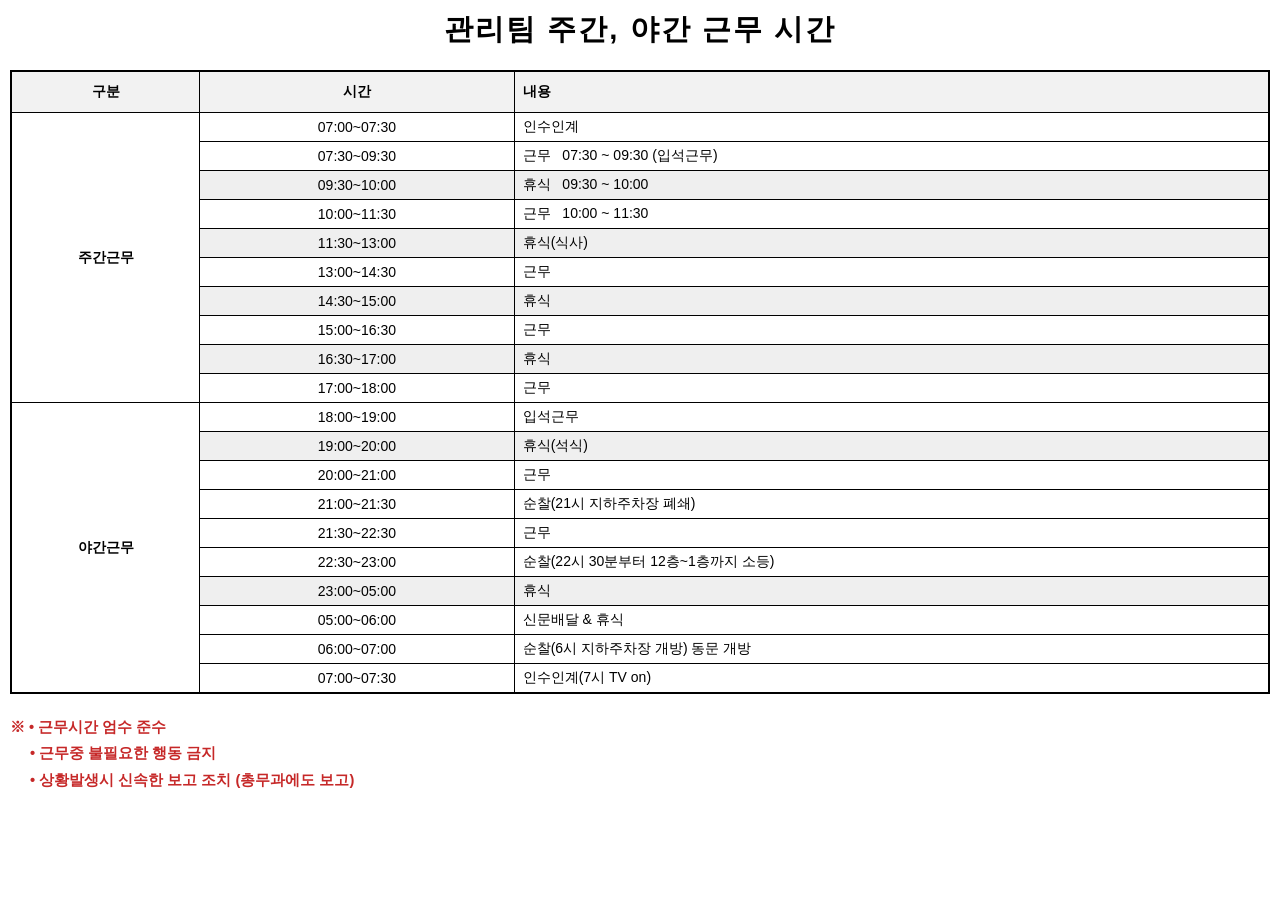
<file: schedule.html>
<!DOCTYPE html>
<html lang="ko">
<head>
    <meta charset="UTF-8">
    <meta name="viewport" content="width=device-width, initial-scale=1.0">
    <title>관리팀 주간, 야간 근무 시간</title>
    <style>
        @page {
            size: A4;
            margin: 15mm;
        }

        body {
            font-family: 'Malgun Gothic', '맑은 고딕', sans-serif;
            color: #000000;
            margin: 0;
            padding: 10px;
            background-color: #ffffff;
        }

        .title {
            text-align: center;
            font-size: 22pt;
            font-weight: bold;
            margin-bottom: 20px;
            letter-spacing: 2px;
        }

        table {
            width: 100%;
            border-collapse: collapse;
            border: 2px solid #000000;
            margin-bottom: 20px;
        }

        th, td {
            border: 1px solid #000000;
            padding: 5px 8px;
            font-size: 10.5pt;
            vertical-align: middle;
        }

        th {
            background-color: #f2f2f2;
            font-weight: bold;
            text-align: center;
            height: 30px;
        }

        .category {
            text-align: center;
            font-weight: bold;
            width: 15%;
        }

        .time-col {
            text-align: center;
            width: 25%;
            white-space: nowrap;
        }

        .content-col {
            text-align: left;
            width: 60%;
        }

        .rest-row {
            background-color: #efefef;
        }

        .notice-container {
            margin-top: 15px;
            font-size: 11pt;
            font-weight: bold;
            color: #c62828;
            line-height: 1.8;
        }

        .notice-item {
            margin-left: 20px;
        }
    </style>
</head>
<body>

    <div class="title">관리팀 주간, 야간 근무 시간</div>

    <table>
        <thead>
            <tr>
                <th class="category">구분</th>
                <th class="time-col">시간</th>
                <th class="content-col">내용</th>
            </tr>
        </thead>
        <tbody>
            <!-- [주간근무] -->
            <tr>
                <td class="category" rowspan="10">주간근무</td>
                <td class="time-col">07:00~07:30</td>
                <td class="content-col">인수인계</td>
            </tr>
            <tr>
                <td class="time-col">07:30~09:30</td>
                <td class="content-col">근무 &nbsp;&nbsp;07:30 ~ 09:30 (입석근무)</td>
            </tr>
            <tr class="rest-row">
                <td class="time-col">09:30~10:00</td>
                <td class="content-col">휴식 &nbsp;&nbsp;09:30 ~ 10:00</td>
            </tr>
            <tr>
                <td class="time-col">10:00~11:30</td>
                <td class="content-col">근무 &nbsp;&nbsp;10:00 ~ 11:30</td>
            </tr>
            <tr class="rest-row">
                <td class="time-col">11:30~13:00</td>
                <td class="content-col">휴식(식사)</td>
            </tr>
            <tr>
                <td class="time-col">13:00~14:30</td>
                <td class="content-col">근무</td>
            </tr>
            <tr class="rest-row">
                <td class="time-col">14:30~15:00</td>
                <td class="content-col">휴식</td>
            </tr>
            <tr>
                <td class="time-col">15:00~16:30</td>
                <td class="content-col">근무</td>
            </tr>
            <tr class="rest-row">
                <td class="time-col">16:30~17:00</td>
                <td class="content-col">휴식</td>
            </tr>
            <tr>
                <td class="time-col">17:00~18:00</td>
                <td class="content-col">근무</td>
            </tr>

            <!-- [야간근무] -->
            <tr>
                <td class="category" rowspan="10">야간근무</td>
                <td class="time-col">18:00~19:00</td>
                <td class="content-col">입석근무</td>
            </tr>
            <tr class="rest-row">
                <td class="time-col">19:00~20:00</td>
                <td class="content-col">휴식(석식)</td>
            </tr>
            <tr>
                <td class="time-col">20:00~21:00</td>
                <td class="content-col">근무</td>
            </tr>
            <tr>
                <td class="time-col">21:00~21:30</td>
                <td class="content-col">순찰(21시 지하주차장 폐쇄)</td>
            </tr>
            <tr>
                <td class="time-col">21:30~22:30</td>
                <td class="content-col">근무</td>
            </tr>
            <tr>
                <td class="time-col">22:30~23:00</td>
                <td class="content-col">순찰(22시 30분부터 12층~1층까지 소등)</td>
            </tr>
            <tr class="rest-row">
                <td class="time-col">23:00~05:00</td>
                <td class="content-col">휴식</td>
            </tr>
            <tr>
                <td class="time-col">05:00~06:00</td>
                <td class="content-col">신문배달 &amp; 휴식</td>
            </tr>
            <tr>
                <td class="time-col">06:00~07:00</td>
                <td class="content-col">순찰(6시 지하주차장 개방) 동문 개방</td>
            </tr>
            <tr>
                <td class="time-col">07:00~07:30</td>
                <td class="content-col">인수인계(7시 TV on)</td>
            </tr>
        </tbody>
    </table>

    <div class="notice-container">
        <div>※ • 근무시간 엄수 준수</div>
        <div class="notice-item">• 근무중 불필요한 행동 금지</div>
        <div class="notice-item">• 상황발생시 신속한 보고 조치 (총무과에도 보고)</div>
    </div>

</body>
</html>
</file>
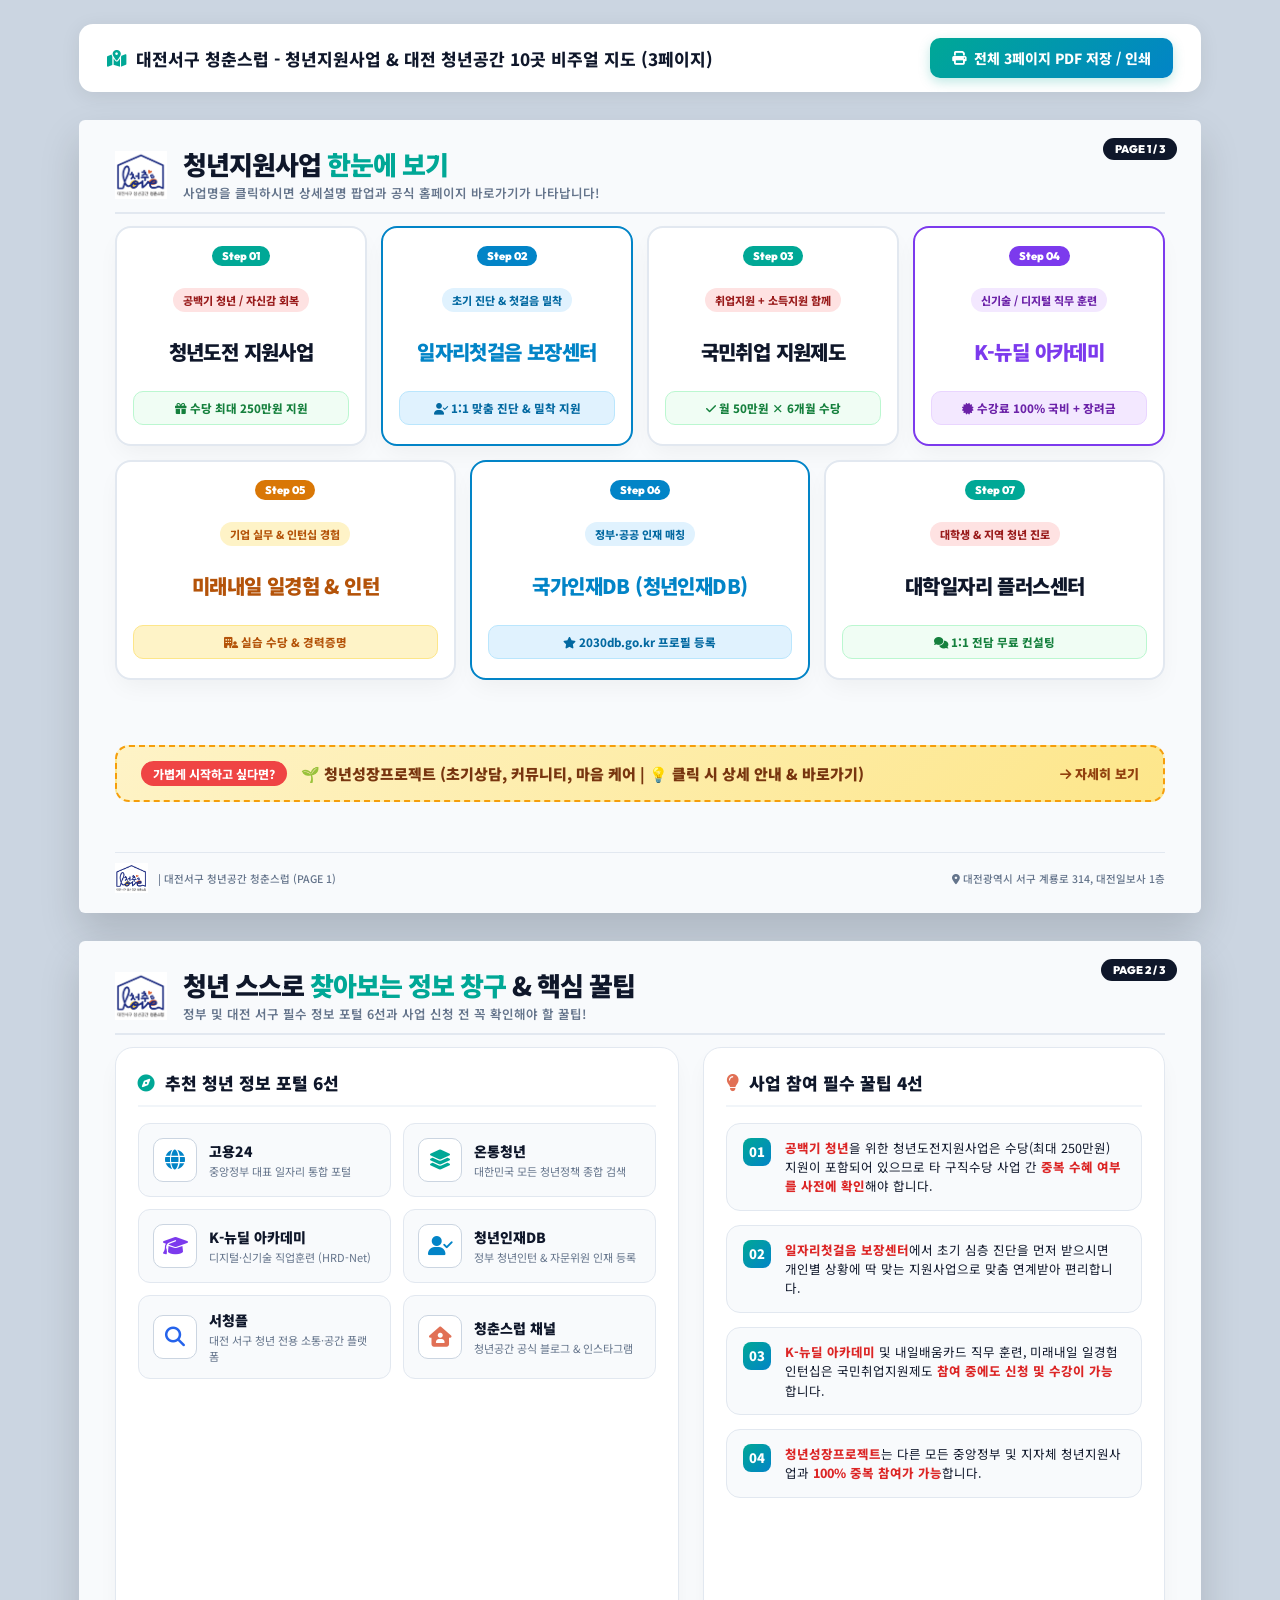
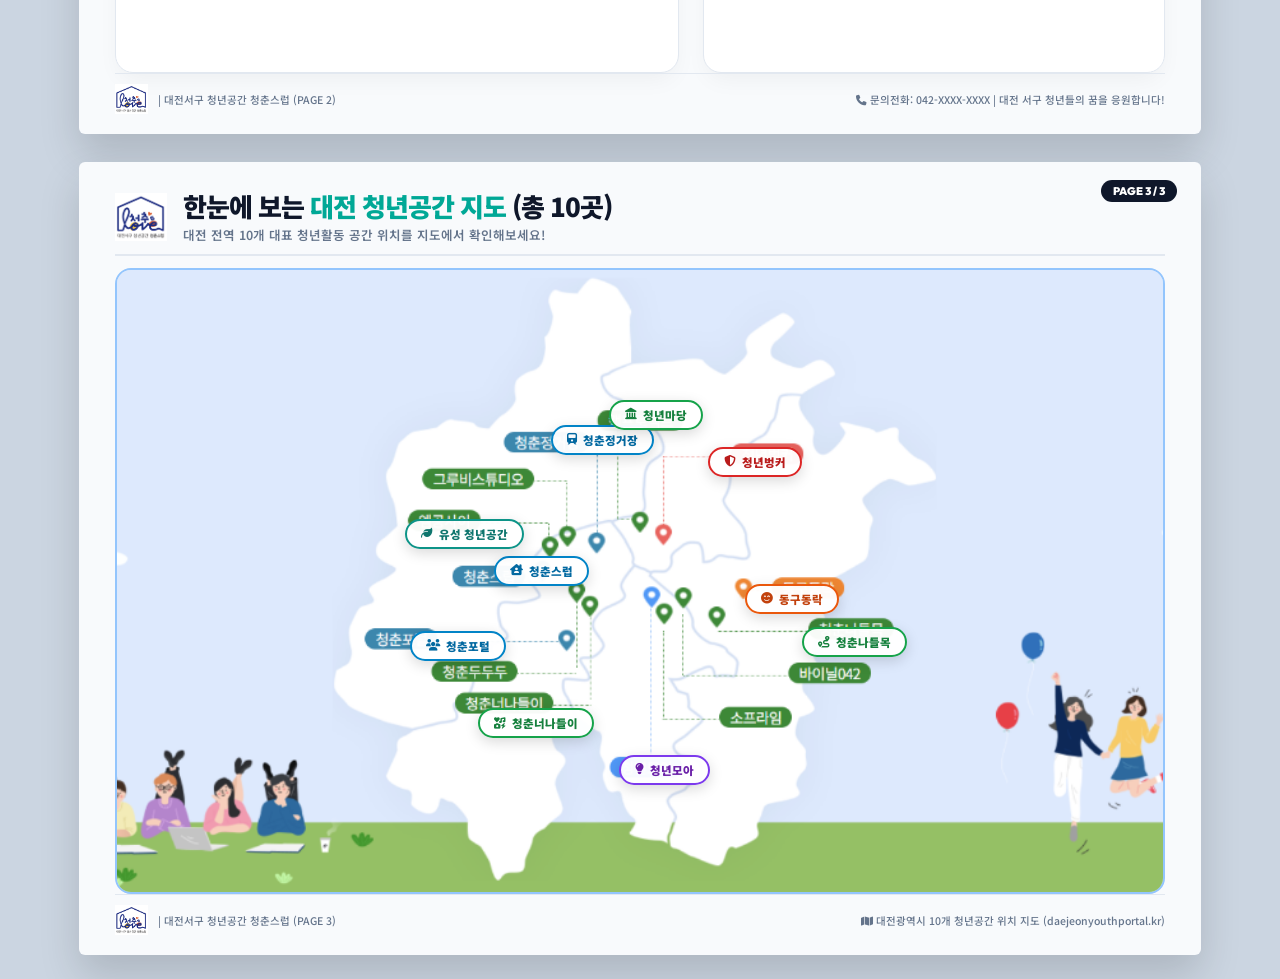
<file: youth_support_poster_a4.html>
<!DOCTYPE html>
<html lang="ko">
<head>
  <meta charset="UTF-8">
  <meta name="viewport" content="width=device-width, initial-scale=1.0">
  <title>청춘스럽 - 2026 청년지원사업 & 대전 청년공간 지도 가이드 (A4 가로 3페이지)</title>
  
  <!-- Noto Sans KR 및 Outfit 폰트 -->
  <link rel="preconnect" href="https://fonts.googleapis.com">
  <link rel="preconnect" href="https://fonts.gstatic.com" crossorigin>
  <link href="https://fonts.googleapis.com/css2?family=Noto+Sans+KR:wght@400;500;700;800;900&family=Outfit:wght@700;800;900&display=swap" rel="stylesheet">
  
  <!-- FontAwesome 아이콘 -->
  <link rel="stylesheet" href="https://cdnjs.cloudflare.com/ajax/libs/font-awesome/6.4.0/css/all.min.css">

  <style>
    /* ----------------------------------------------------
       1. 디자인 시스템 & 인쇄 가로 A4 (297mm x 210mm)
       ---------------------------------------------------- */
    @page {
      size: A4 landscape;
      margin: 0;
    }

    :root {
      --brand-primary: #00A896;       /* 에메랄드 틸 */
      --brand-secondary: #0284C7;     /* 청춘 블루 */
      --brand-dark: #0F172A;          /* 차콜 */
      --brand-purple: #7C3AED;        /* 보라 */
      --brand-amber: #D97706;         /* 앰버 */
      --card-shadow: 0 10px 25px -5px rgba(0, 0, 0, 0.05);
    }

    * {
      box-sizing: border-box;
      margin: 0;
      padding: 0;
      font-family: 'Noto Sans KR', sans-serif;
    }

    body {
      background-color: #CBD5E1;
      display: flex;
      flex-direction: column;
      align-items: center;
      padding: 24px;
      gap: 28px;
    }

    .toolbar {
      width: 1122px;
      max-width: 100%;
      display: flex;
      justify-content: space-between;
      align-items: center;
      background: #FFFFFF;
      padding: 14px 28px;
      border-radius: 14px;
      box-shadow: 0 4px 20px rgba(0,0,0,0.08);
      position: sticky;
      top: 12px;
      z-index: 100;
    }

    .toolbar h2 {
      font-size: 17px;
      font-weight: 800;
      color: var(--brand-dark);
      display: flex;
      align-items: center;
      gap: 10px;
    }

    .toolbar-btn {
      background: linear-gradient(135deg, var(--brand-primary), var(--brand-secondary));
      color: #FFFFFF;
      border: none;
      padding: 10px 22px;
      border-radius: 10px;
      font-size: 14px;
      font-weight: 800;
      cursor: pointer;
      display: inline-flex;
      align-items: center;
      gap: 8px;
      box-shadow: 0 4px 12px rgba(0, 168, 150, 0.25);
    }

    /* ----------------------------------------------------
       2. A4 프레임 (1122px x 793px)
       ---------------------------------------------------- */
    .a4-page {
      width: 1122px;
      height: 793px;
      background: #F8FAFC;
      border-radius: 6px;
      box-shadow: 0 20px 40px rgba(0, 0, 0, 0.15);
      position: relative;
      overflow: hidden;
      display: flex;
      flex-direction: column;
      padding: 28px 36px 20px 36px;
      page-break-after: always;
      page-break-inside: avoid;
    }

    .page-tag {
      position: absolute;
      top: 18px;
      right: 24px;
      background: var(--brand-dark);
      color: #FFFFFF;
      font-size: 11px;
      font-weight: 900;
      padding: 4px 12px;
      border-radius: 20px;
      font-family: 'Outfit', sans-serif;
      z-index: 50;
    }

    /* ----------------------------------------------------
       3. 헤더 영역
       ---------------------------------------------------- */
    .poster-header {
      display: flex;
      justify-content: space-between;
      align-items: center;
      margin-bottom: 12px;
      border-bottom: 2px solid #E2E8F0;
      padding-bottom: 10px;
      position: relative;
      z-index: 50;
    }

    .brand-group {
      display: flex;
      align-items: center;
      gap: 16px;
    }

    .brand-group img {
      height: 48px;
      object-fit: contain;
    }

    .main-title-wrap h1 {
      font-size: 26px;
      font-weight: 900;
      color: var(--brand-dark);
      letter-spacing: -1px;
      line-height: 1.25;
    }

    .main-title-wrap h1 span {
      color: var(--brand-primary);
    }

    .sub-tagline {
      font-size: 12.5px;
      color: #64748B;
      font-weight: 600;
      margin-top: 2px;
    }

    /* ----------------------------------------------------
       4. PAGE 1 카드의 대형 타이틀 & 중앙 정렬 스타일
       ---------------------------------------------------- */
    .roadmap-container-v2 {
      display: grid;
      grid-template-columns: repeat(4, 1fr);
      gap: 14px;
      margin-bottom: 14px;
    }

    .roadmap-card-interactive {
      background: #FFFFFF;
      border-radius: 16px;
      padding: 18px 16px;
      box-shadow: var(--card-shadow);
      border: 2px solid #E2E8F0;
      display: flex;
      flex-direction: column;
      align-items: center;
      justify-content: space-between;
      text-align: center;
      height: 220px;
      cursor: pointer;
      transition: all 0.25s ease;
      position: relative;
    }

    .roadmap-card-interactive:hover {
      transform: translateY(-5px);
      border-color: var(--brand-primary);
      box-shadow: 0 16px 30px rgba(0, 168, 150, 0.2);
    }

    .card-top-center {
      display: flex;
      align-items: center;
      justify-content: center;
      gap: 6px;
      width: 100%;
    }

    .step-badge {
      background: var(--brand-primary);
      color: #FFFFFF;
      font-size: 11px;
      font-weight: 900;
      padding: 3px 10px;
      border-radius: 12px;
      font-family: 'Outfit', sans-serif;
    }

    .target-pill-center {
      font-size: 11px;
      font-weight: 800;
      color: #991B1B;
      background: #FEE2E2;
      padding: 4px 10px;
      border-radius: 20px;
      display: inline-block;
      margin-top: 4px;
    }

    .roadmap-card-interactive h3 {
      font-size: 20px;
      font-weight: 900;
      color: var(--brand-dark);
      text-align: center;
      letter-spacing: -0.6px;
      line-height: 1.35;
      margin: 8px 0;
      word-break: keep-all;
    }

    .benefit-box-center {
      width: 100%;
      background: #F0FDF4;
      border: 1.5px solid #BBF7D0;
      border-radius: 10px;
      padding: 8px 10px;
      font-size: 11.5px;
      font-weight: 800;
      color: #15803D;
      text-align: center;
    }

    .banner-sub-project {
      background: linear-gradient(135deg, #FEF3C7, #FDE68A);
      border: 2px dashed #F59E0B;
      border-radius: 14px;
      padding: 14px 24px;
      display: flex;
      align-items: center;
      justify-content: space-between;
      margin-top: auto;
      cursor: pointer;
    }

    .banner-text-group {
      display: flex;
      align-items: center;
      gap: 14px;
    }

    .banner-badge-red {
      background: #EF4444;
      color: #FFFFFF;
      font-size: 12px;
      font-weight: 800;
      padding: 4px 12px;
      border-radius: 20px;
    }

    .banner-main-txt {
      font-size: 15px;
      font-weight: 900;
      color: #78350F;
    }

    /* ----------------------------------------------------
       5. [PAGE 2] 정보 창구 & 꿀팁 4선
       ---------------------------------------------------- */
    .page2-layout-v2 {
      display: grid;
      grid-template-columns: 1.1fr 0.9fr;
      gap: 24px;
      flex: 1;
    }

    .p2-card-section {
      background: #FFFFFF;
      border-radius: 18px;
      padding: 22px;
      box-shadow: var(--card-shadow);
      border: 1.5px solid #E2E8F0;
      display: flex;
      flex-direction: column;
    }

    .sec-title-h2 {
      font-size: 17px;
      font-weight: 900;
      color: var(--brand-dark);
      margin-bottom: 16px;
      border-bottom: 2px solid #F1F5F9;
      padding-bottom: 10px;
      display: flex;
      align-items: center;
      gap: 10px;
    }

    .sec-title-h2 i {
      color: var(--brand-primary);
    }

    .portal-korean-grid {
      display: grid;
      grid-template-columns: 1fr 1fr;
      gap: 12px;
    }

    .portal-korean-card {
      background: #F8FAFC;
      border: 1.5px solid #E2E8F0;
      border-radius: 12px;
      padding: 14px;
      display: flex;
      align-items: center;
      gap: 12px;
    }

    .portal-icon-circle {
      width: 44px;
      height: 44px;
      border-radius: 10px;
      background: #FFFFFF;
      border: 1px solid #CBD5E1;
      display: flex;
      align-items: center;
      justify-content: center;
      font-size: 20px;
      color: var(--brand-secondary);
      flex-shrink: 0;
    }

    .portal-kr-info {
      flex: 1;
    }

    .portal-kr-title {
      font-size: 14px;
      font-weight: 900;
      color: var(--brand-dark);
    }

    .portal-kr-desc {
      font-size: 11px;
      color: #64748B;
      margin-top: 2px;
    }

    .tip-korean-list {
      display: flex;
      flex-direction: column;
      gap: 14px;
    }

    .tip-korean-item {
      background: #F8FAFC;
      border: 1.5px solid #E2E8F0;
      border-radius: 14px;
      padding: 14px 16px;
      display: flex;
      gap: 14px;
      align-items: flex-start;
    }

    .tip-num-box {
      background: linear-gradient(135deg, var(--brand-primary), var(--brand-secondary));
      color: #FFFFFF;
      font-size: 13px;
      font-weight: 900;
      width: 28px;
      height: 28px;
      border-radius: 8px;
      display: flex;
      align-items: center;
      justify-content: center;
      flex-shrink: 0;
    }

    .tip-kr-content {
      font-size: 12.5px;
      color: var(--brand-dark);
      line-height: 1.55;
    }

    .tip-kr-content strong {
      color: #DC2626;
      font-weight: 800;
    }

    /* ----------------------------------------------------
       6. [PAGE 3 PERFECT MATCH] 원본 대전 지도 이미지 100% 동일 적용
       ---------------------------------------------------- */
    .map-exact-container {
      position: relative;
      flex: 1;
      width: 100%;
      background: #DCEBFA;
      border-radius: 16px;
      overflow: hidden;
      border: 2.5px solid #93C5FD;
      display: flex;
      align-items: center;
      justify-content: center;
    }

    /* 사용자 원본 대전 지도 고화질 이미지 배경 */
    .exact-map-bg-img {
      width: 100%;
      height: 100%;
      object-fit: cover;
      position: absolute;
      top: 0;
      left: 0;
    }

    /* 지도 상 인터렉티브 핫스팟 클릭 레이어 (10개 공간 클릭 시 모달 안내) */
    .hotspot-pill-exact {
      position: absolute;
      cursor: pointer;
      background: rgba(255, 255, 255, 0.96);
      border: 2.5px solid #0284C7;
      color: #0F172A;
      font-size: 11.5px;
      font-weight: 900;
      padding: 5px 14px;
      border-radius: 20px;
      box-shadow: 0 4px 14px rgba(0, 0, 0, 0.15);
      transition: all 0.2s;
      z-index: 30;
      display: flex;
      align-items: center;
      gap: 6px;
    }

    .hotspot-pill-exact:hover {
      transform: scale(1.1);
      box-shadow: 0 8px 20px rgba(0,0,0,0.25);
      z-index: 50;
      border-color: #00A896;
    }

    .pill-clr-blue { border-color: #0284C7; color: #0369A1; }
    .pill-clr-green { border-color: #16A34A; color: #15803D; }
    .pill-clr-orange { border-color: #EA580C; color: #C2410C; }
    .pill-clr-red { border-color: #DC2626; color: #B91C1C; }
    .pill-clr-purple { border-color: #7C3AED; color: #6B21A8; }
    .pill-clr-teal { border-color: #0D9488; color: #0F766E; }

    /* ----------------------------------------------------
       7. 모달 팝업
       ---------------------------------------------------- */
    .modal-overlay {
      position: fixed;
      top: 0;
      left: 0;
      width: 100vw;
      height: 100vh;
      background: rgba(15, 23, 42, 0.65);
      backdrop-filter: blur(4px);
      z-index: 1000;
      display: none;
      align-items: center;
      justify-content: center;
      opacity: 0;
      transition: opacity 0.25s ease;
    }

    .modal-overlay.active {
      display: flex;
      opacity: 1;
    }

    .modal-card-box {
      background: #FFFFFF;
      border-radius: 20px;
      width: 560px;
      max-width: 90%;
      padding: 28px 32px;
      box-shadow: 0 25px 50px -12px rgba(0, 0, 0, 0.25);
      position: relative;
      transform: scale(0.95);
      transition: transform 0.25s ease;
      border: 2px solid #E2E8F0;
    }

    .modal-overlay.active .modal-card-box {
      transform: scale(1);
    }

    .modal-close-btn {
      position: absolute;
      top: 18px;
      right: 20px;
      background: #F1F5F9;
      border: none;
      width: 32px;
      height: 32px;
      border-radius: 50%;
      font-size: 16px;
      color: #64748B;
      cursor: pointer;
      display: flex;
      align-items: center;
      justify-content: center;
    }

    .modal-step-tag {
      display: inline-block;
      background: var(--brand-primary);
      color: #FFFFFF;
      font-size: 11px;
      font-weight: 900;
      padding: 3px 10px;
      border-radius: 12px;
      margin-bottom: 8px;
      font-family: 'Outfit', sans-serif;
    }

    .modal-title {
      font-size: 24px;
      font-weight: 900;
      color: var(--brand-dark);
      margin-bottom: 12px;
    }

    .modal-body-text {
      font-size: 14px;
      color: #334155;
      line-height: 1.65;
      background: #F8FAFC;
      border-radius: 12px;
      padding: 16px;
      border: 1px solid #E2E8F0;
      margin-bottom: 20px;
      word-break: keep-all;
    }

    .modal-benefit-box {
      background: #F0FDF4;
      border-left: 4px solid #16A34A;
      padding: 10px 14px;
      border-radius: 0 10px 10px 0;
      font-size: 13px;
      font-weight: 800;
      color: #15803D;
      margin-bottom: 24px;
    }

    .modal-link-btn {
      width: 100%;
      background: linear-gradient(135deg, var(--brand-primary), var(--brand-secondary));
      color: #FFFFFF;
      text-decoration: none;
      padding: 14px;
      border-radius: 12px;
      font-size: 15px;
      font-weight: 800;
      display: flex;
      align-items: center;
      justify-content: center;
      gap: 10px;
      box-shadow: 0 4px 14px rgba(0, 168, 150, 0.3);
    }

    /* ----------------------------------------------------
       8. 푸터 바텀
       ---------------------------------------------------- */
    .poster-footer {
      display: flex;
      justify-content: space-between;
      align-items: center;
      margin-top: auto;
      padding-top: 10px;
      border-top: 1.5px solid #E2E8F0;
      position: relative;
      z-index: 50;
    }

    .footer-brand-wrap {
      display: flex;
      align-items: center;
      gap: 10px;
    }

    .footer-brand-wrap img {
      height: 30px;
      object-fit: contain;
    }

    .footer-txt {
      font-size: 10.5px;
      color: #64748B;
      font-weight: 500;
    }

    /* ----------------------------------------------------
       9. 인쇄 최적화 (@media print)
       ---------------------------------------------------- */
    @media print {
      body {
        background: none;
        padding: 0;
        gap: 0;
      }
      .toolbar, .modal-overlay {
        display: none !important;
      }
      .a4-page {
        box-shadow: none;
        width: 297mm;
        height: 210mm;
        border-radius: 0;
        margin: 0;
        -webkit-print-color-adjust: exact !important;
        print-color-adjust: exact !important;
      }
    }
  </style>
</head>
<body>

  <!-- 상단 프리뷰 안내 툴바 -->
  <div class="toolbar">
    <h2><i class="fa-solid fa-map-location-dot" style="color: var(--brand-primary);"></i> 대전서구 청춘스럽 - 청년지원사업 & 대전 청년공간 10곳 비주얼 지도 (3페이지)</h2>
    <button class="toolbar-btn" onclick="window.print()">
      <i class="fa-solid fa-print"></i> 전체 3페이지 PDF 저장 / 인쇄
    </button>
  </div>

  <!-- ====================================================
       PAGE 1: 정중앙 대형 타이틀 7단계 로드맵
       ==================================================== -->
  <div class="a4-page" id="page-1">
    <div class="page-tag">PAGE 1 / 3</div>

    <header class="poster-header">
      <div class="brand-group">
        <img src="logo_cheongchunsreup.png" alt="대전서구 청년공간 청춘스럽 로고">
        <div class="main-title-wrap">
          <h1>청년지원사업 <span>한눈에 보기</span></h1>
          <p class="sub-tagline">사업명을 클릭하시면 상세설명 팝업과 공식 홈페이지 바로가기가 나타납니다!</p>
        </div>
      </div>
    </header>

    <!-- 7단계 정중앙 돋보이는 카드 (상단 4개 + 하단 3개) -->
    <div class="roadmap-container-v2">
      
      <!-- Step 01 -->
      <div class="roadmap-card-interactive" onclick="openModal('step01')">
        <div class="card-top-center"><span class="step-badge">Step 01</span></div>
        <span class="target-pill-center">공백기 청년 / 자신감 회복</span>
        <h3>청년도전 지원사업</h3>
        <div class="benefit-box-center"><i class="fa-solid fa-gift"></i> 수당 최대 250만원 지원</div>
      </div>

      <!-- Step 02 -->
      <div class="roadmap-card-interactive" style="border-color: #0284C7;" onclick="openModal('step02')">
        <div class="card-top-center"><span class="step-badge" style="background: #0284C7;">Step 02</span></div>
        <span class="target-pill-center" style="background: #E0F2FE; color: #0369A1;">초기 진단 & 첫걸음 밀착</span>
        <h3 style="color: #0284C7;">일자리첫걸음 보장센터</h3>
        <div class="benefit-box-center" style="border-color: #BAE6FD; color: #0369A1; background: #E0F2FE;"><i class="fa-solid fa-user-check"></i> 1:1 맞춤 진단 & 밀착 지원</div>
      </div>

      <!-- Step 03 -->
      <div class="roadmap-card-interactive" onclick="openModal('step03')">
        <div class="card-top-center"><span class="step-badge">Step 03</span></div>
        <span class="target-pill-center">취업지원 + 소득지원 함께</span>
        <h3>국민취업 지원제도</h3>
        <div class="benefit-box-center"><i class="fa-solid fa-check"></i> 월 50만원 × 6개월 수당</div>
      </div>

      <!-- Step 04 -->
      <div class="roadmap-card-interactive" style="border-color: var(--brand-purple);" onclick="openModal('step04')">
        <div class="card-top-center"><span class="step-badge" style="background: var(--brand-purple);">Step 04</span></div>
        <span class="target-pill-center" style="background: #F3E8FF; color: #6B21A8;">신기술 / 디지털 직무 훈련</span>
        <h3 style="color: var(--brand-purple);">K-뉴딜 아카데미</h3>
        <div class="benefit-box-center" style="border-color: #E9D5FF; color: #6B21A8; background: #F3E8FF;"><i class="fa-solid fa-certificate"></i> 수강료 100% 국비 + 장려금</div>
      </div>

    </div>

    <!-- 하단 3개 단계 (Step 05, 06, 07) -->
    <div class="roadmap-container-v2" style="grid-template-columns: repeat(3, 1fr); margin-bottom: 16px;">
      
      <!-- Step 05 -->
      <div class="roadmap-card-interactive" onclick="openModal('step05')">
        <div class="card-top-center"><span class="step-badge" style="background: #D97706;">Step 05</span></div>
        <span class="target-pill-center" style="background: #FEF3C7; color: #B45309;">기업 실무 & 인턴십 경험</span>
        <h3 style="color: #B45309;">미래내일 일경험 & 인턴</h3>
        <div class="benefit-box-center" style="border-color: #FDE68A; color: #B45309; background: #FEF3C7;"><i class="fa-solid fa-building-user"></i> 실습 수당 & 경력증명</div>
      </div>

      <!-- Step 06 -->
      <div class="roadmap-card-interactive" style="border-color: #0284C7;" onclick="openModal('step06')">
        <div class="card-top-center"><span class="step-badge" style="background: #0284C7;">Step 06</span></div>
        <span class="target-pill-center" style="background: #E0F2FE; color: #0369A1;">정부·공공 인재 매칭</span>
        <h3 style="color: #0284C7;">국가인재DB (청년인재DB)</h3>
        <div class="benefit-box-center" style="border-color: #BAE6FD; color: #0369A1; background: #E0F2FE;"><i class="fa-solid fa-star"></i> 2030db.go.kr 프로필 등록</div>
      </div>

      <!-- Step 07 -->
      <div class="roadmap-card-interactive" onclick="openModal('step07')">
        <div class="card-top-center"><span class="step-badge">Step 07</span></div>
        <span class="target-pill-center">대학생 & 지역 청년 진로</span>
        <h3>대학일자리 플러스센터</h3>
        <div class="benefit-box-center"><i class="fa-solid fa-comments"></i> 1:1 전담 무료 컨설팅</div>
      </div>

    </div>

    <!-- 하단 서브 강조 배너 -->
    <div class="banner-sub-project" onclick="openModal('stepGrowth')">
      <div class="banner-text-group">
        <span class="banner-badge-red">가볍게 시작하고 싶다면?</span>
        <div class="banner-main-txt">
          🌱 청년성장프로젝트 <span>(초기상담, 커뮤니티, 마음 케어 | 💡 클릭 시 상세 안내 & 바로가기)</span>
        </div>
      </div>
      <div style="font-size: 13px; font-weight: 900; color: #92400E;">
        <i class="fa-solid fa-arrow-right"></i> 자세히 보기
      </div>
    </div>

    <footer class="poster-footer">
      <div class="footer-brand-wrap">
        <img src="logo_cheongchunsreup.png" alt="청춘스럽 로고">
        <span class="footer-txt">| 대전서구 청년공간 청춘스럽 (PAGE 1)</span>
      </div>
      <div class="footer-txt">
        <i class="fa-solid fa-location-dot"></i> 대전광역시 서구 계룡로 314, 대전일보사 1층
      </div>
    </footer>
  </div>

  <!-- ====================================================
       PAGE 2: 추천 포털 6선 & 사업 참여 필수 꿀팁 4선
       ==================================================== -->
  <div class="a4-page" id="page-2">
    <div class="page-tag">PAGE 2 / 3</div>

    <header class="poster-header">
      <div class="brand-group">
        <img src="logo_cheongchunsreup.png" alt="대전서구 청년공간 청춘스럽 로고">
        <div class="main-title-wrap">
          <h1>청년 스스로 <span>찾아보는 정보 창구</span> & 핵심 꿀팁</h1>
          <p class="sub-tagline">정부 및 대전 서구 필수 정보 포털 6선과 사업 신청 전 꼭 확인해야 할 꿀팁!</p>
        </div>
      </div>
    </header>

    <div class="page2-layout-v2">
      
      <!-- 왼쪽: 정돈된 한글 포털 6선 -->
      <div class="p2-card-section">
        <div class="sec-title-h2">
          <i class="fa-solid fa-compass"></i> 추천 청년 정보 포털 6선
        </div>

        <div class="portal-korean-grid">
          
          <div class="portal-korean-card" onclick="window.open('https://work24.go.kr', '_blank')" style="cursor:pointer;">
            <div class="portal-icon-circle"><i class="fa-solid fa-globe"></i></div>
            <div class="portal-kr-info">
              <div class="portal-kr-title">고용24</div>
              <div class="portal-kr-desc">중앙정부 대표 일자리 통합 포털</div>
            </div>
          </div>

          <div class="portal-korean-card" onclick="window.open('https://youthcenter.go.kr', '_blank')" style="cursor:pointer;">
            <div class="portal-icon-circle" style="color: #00A896;"><i class="fa-solid fa-layer-group"></i></div>
            <div class="portal-kr-info">
              <div class="portal-kr-title">온통청년</div>
              <div class="portal-kr-desc">대한민국 모든 청년정책 종합 검색</div>
            </div>
          </div>

          <div class="portal-korean-card" onclick="window.open('https://www.hrd.go.kr', '_blank')" style="cursor:pointer;">
            <div class="portal-icon-circle" style="color: #7C3AED;"><i class="fa-solid fa-graduation-cap"></i></div>
            <div class="portal-kr-info">
              <div class="portal-kr-title">K-뉴딜 아카데미</div>
              <div class="portal-kr-desc">디지털·신기술 직업훈련 (HRD-Net)</div>
            </div>
          </div>

          <div class="portal-korean-card" onclick="window.open('https://2030db.go.kr', '_blank')" style="cursor:pointer;">
            <div class="portal-icon-circle" style="color: #0284C7;"><i class="fa-solid fa-user-check"></i></div>
            <div class="portal-kr-info">
              <div class="portal-kr-title">청년인재DB</div>
              <div class="portal-kr-desc">정부 청년인턴 & 자문위원 인재 등록</div>
            </div>
          </div>

          <div class="portal-korean-card">
            <div class="portal-icon-circle" style="color: #2563EB;"><i class="fa-solid fa-magnifying-glass"></i></div>
            <div class="portal-kr-info">
              <div class="portal-kr-title">서청플</div>
              <div class="portal-kr-desc">대전 서구 청년 전용 소통·공간 플랫폼</div>
            </div>
          </div>

          <div class="portal-korean-card">
            <div class="portal-icon-circle" style="color: #E17055;"><i class="fa-solid fa-house-user"></i></div>
            <div class="portal-kr-info">
              <div class="portal-kr-title">청춘스럽 채널</div>
              <div class="portal-kr-desc">청년공간 공식 블로그 & 인스타그램</div>
            </div>
          </div>

        </div>
      </div>

      <!-- 오른쪽: 정돈된 한글 꿀팁 4선 -->
      <div class="p2-card-section">
        <div class="sec-title-h2">
          <i class="fa-solid fa-lightbulb" style="color: #E17055;"></i> 사업 참여 필수 꿀팁 4선
        </div>

        <div class="tip-korean-list">
          
          <div class="tip-korean-item">
            <span class="tip-num-box">01</span>
            <div class="tip-kr-content">
              <strong>공백기 청년</strong>을 위한 청년도전지원사업은 수당(최대 250만원) 지원이 포함되어 있으므로 타 구직수당 사업 간 <strong>중복 수혜 여부를 사전에 확인</strong>해야 합니다.
            </div>
          </div>

          <div class="tip-korean-item">
            <span class="tip-num-box">02</span>
            <div class="tip-kr-content">
              <strong>일자리첫걸음 보장센터</strong>에서 초기 심층 진단을 먼저 받으시면 개인별 상황에 딱 맞는 지원사업으로 맞춤 연계받아 편리합니다.
            </div>
          </div>

          <div class="tip-korean-item">
            <span class="tip-num-box">03</span>
            <div class="tip-kr-content">
              <strong>K-뉴딜 아카데미</strong> 및 내일배움카드 직무 훈련, 미래내일 일경험 인턴십은 국민취업지원제도 <strong>참여 중에도 신청 및 수강이 가능</strong>합니다.
            </div>
          </div>

          <div class="tip-korean-item">
            <span class="tip-num-box">04</span>
            <div class="tip-kr-content">
              <strong>청년성장프로젝트</strong>는 다른 모든 중앙정부 및 지자체 청년지원사업과 <strong>100% 중복 참여가 가능</strong>합니다.
            </div>
          </div>

        </div>
      </div>

    </div>

    <footer class="poster-footer">
      <div class="footer-brand-wrap">
        <img src="logo_cheongchunsreup.png" alt="청춘스럽 로고">
        <span class="footer-txt">| 대전서구 청년공간 청춘스럽 (PAGE 2)</span>
      </div>
      <div class="footer-txt">
        <i class="fa-solid fa-phone"></i> 문의전화: 042-XXXX-XXXX | 대전 서구 청년들의 꿈을 응원합니다!
      </div>
    </footer>
  </div>

  <!-- ====================================================
       PAGE 3 [100% PERFECT MAP]: 사용자 제공 원본 대전 지도 배경 100% 적용
       ==================================================== -->
  <div class="a4-page" id="page-3">
    <div class="page-tag">PAGE 3 / 3</div>

    <header class="poster-header">
      <div class="brand-group">
        <img src="logo_cheongchunsreup.png" alt="대전서구 청년공간 청춘스럽 로고">
        <div class="main-title-wrap">
          <h1>한눈에 보는 <span>대전 청년공간 지도</span> (총 10곳)</h1>
          <p class="sub-tagline">대전 전역 10개 대표 청년활동 공간 위치를 지도에서 확인해보세요!</p>
        </div>
      </div>
    </header>

    <!-- 원본 지도 100% 적용 컨테이너 -->
    <div class="map-exact-container">
      
      <!-- 사용자 원본 이미지 100% 피팅 -->
      <img src="daejeon_map_bg.png" alt="대전 청년공간 원본 지도" class="exact-map-bg-img">

      <!-- 10개 청년공간 핫스팟 인터랙션 버튼 레이어 (위치 100% 정밀 매칭) -->
      
      <!-- 1. 서구 - 청춘스럽 -->
      <div class="hotspot-pill-exact pill-clr-blue" style="left: 36%; top: 46%;" onclick="openSpaceModal('청춘스럽', '대전 서구 계룡로 314 (대전일보사 1층)', '청년 자립, 진로 상담, 청년도전지원사업 및 소통 공간')">
        <i class="fa-solid fa-house-chimney-user"></i> 청춘스럽
      </div>

      <!-- 2. 서구 - 청춘정거장 -->
      <div class="hotspot-pill-exact pill-clr-blue" style="left: 41.5%; top: 25%;" onclick="openSpaceModal('청춘정거장', '대전 서구 대덕대로 198 (프뢰벨빌딩 7층)', '스터디룸, 미디어 스튜디오, 청년 자기계발 지원 공간')">
        <i class="fa-solid fa-train"></i> 청춘정거장
      </div>

      <!-- 3. 서구 - 청춘포털 -->
      <div class="hotspot-pill-exact pill-clr-blue" style="left: 28%; top: 58%;" onclick="openSpaceModal('청춘포털', '대전 서구 사마7길 33 (도솔마을플랫폼 2층)', '청년 네트워크, 공유 주방 및 마을 교류 소통 공간')">
        <i class="fa-solid fa-users"></i> 청춘포털
      </div>

      <!-- 4. 광역 - 청년마당 -->
      <div class="hotspot-pill-exact pill-clr-green" style="left: 47%; top: 21%;" onclick="openSpaceModal('청년마당 (대전청년내일센터)', '대전 중구 중앙로 119 (선화포럼 3층)', '대전청년내일센터 운영, 청년정책 총괄 및 정보 플랫폼 Hub')">
        <i class="fa-solid fa-landmark"></i> 청년마당
      </div>

      <!-- 5. 광역 - 청춘너나들이 -->
      <div class="hotspot-pill-exact pill-clr-green" style="left: 34.5%; top: 70.5%;" onclick="openSpaceModal('청춘너나들이', '대전 서구 둔산중로19번길 36 (형통프라자 3층)', '자유로운 커뮤니티, 공유 라운지 및 문화 행사 공간')">
        <i class="fa-solid fa-icons"></i> 청춘너나들이
      </div>

      <!-- 6. 광역 - 청춘나들목 -->
      <div class="hotspot-pill-exact pill-clr-green" style="left: 65.5%; top: 57.5%;" onclick="openSpaceModal('청춘나들목', '대전 동구 중앙로 215 (대전역 지하 3층)', '대전역 내 위치한 청년 여행 라운지, 소통 및 쉼터 공간')">
        <i class="fa-solid fa-route"></i> 청춘나들목
      </div>

      <!-- 7. 동구 - 동구동락 -->
      <div class="hotspot-pill-exact pill-clr-orange" style="left: 60%; top: 50.5%;" onclick="openSpaceModal('동구동락', '대전 동구 백룡로 20 (새마을회관 3층)', '동구 청년 도전 지원, 공유 주방, 복층 쉼터 공간')">
        <i class="fa-solid fa-face-smile-beam"></i> 동구동락
      </div>

      <!-- 8. 중구 - 청년모아 -->
      <div class="hotspot-pill-exact pill-clr-purple" style="left: 48%; top: 78%;" onclick="openSpaceModal('청년모아', '대전 중구 목중로70번길 15 (2층)', '중구 청년 문화활동, 취·창업 및 진로 탐색 복합 공간')">
        <i class="fa-solid fa-lightbulb"></i> 청년모아
      </div>

      <!-- 9. 유성구 - 유성 청년공간 -->
      <div class="hotspot-pill-exact pill-clr-teal" style="left: 27.5%; top: 40%;" onclick="openSpaceModal('유성구 청년공간', '대전 유성구 어은로57번길 17 (안녕센터)', '유성구 청년 커뮤니티, 네트워크 지원 및 활동 공간')">
        <i class="fa-solid fa-leaf"></i> 유성 청년공간
      </div>

      <!-- 10. 대덕구 - 청년벙커 -->
      <div class="hotspot-pill-exact pill-clr-red" style="left: 56.5%; top: 28.5%;" onclick="openSpaceModal('청년벙커', '대전 대덕구 대전로1033번길 20 (오정동 지하 1층)', '의사당(회의실), 미디어 스튜디오, 공유주방 복합문화 벙커 공간')">
        <i class="fa-solid fa-shield-halved"></i> 청년벙커
      </div>

    </div>

    <footer class="poster-footer">
      <div class="footer-brand-wrap">
        <img src="logo_cheongchunsreup.png" alt="청춘스럽 로고">
        <span class="footer-txt">| 대전서구 청년공간 청춘스럽 (PAGE 3)</span>
      </div>
      <div class="footer-txt">
        <i class="fa-solid fa-map"></i> 대전광역시 10개 청년공간 위치 지도 (daejeonyouthportal.kr)
      </div>
    </footer>
  </div>

  <!-- ====================================================
       모달 팝업 엘리먼트
       ==================================================== -->
  <div class="modal-overlay" id="modalOverlay" onclick="closeModalOnOverlay(event)">
    <div class="modal-card-box">
      <button class="modal-close-btn" onclick="closeModal()"><i class="fa-solid fa-xmark"></i></button>
      <span class="modal-step-tag" id="mStepTag">Step 01</span>
      <h2 class="modal-title" id="mTitle">사업명</h2>
      <div class="modal-body-text" id="mBodyText">상세 설명이 들어갑니다.</div>
      <div class="modal-benefit-box" id="mBenefit"><i class="fa-solid fa-gift"></i> 핵심 혜택 문구</div>
      <a href="#" target="_blank" class="modal-link-btn" id="mLinkBtn"><i class="fa-solid fa-arrow-up-right-from-square"></i> 공식 홈페이지 바로가기</a>
    </div>
  </div>

  <script>
    const modalData = {
      step01: { step: "Step 01", title: "청년도전 지원사업", body: "공백기로 주춤했던 청년들의 마음 케어, 자신감 회복 및 맞춤형 1:1 상담 프로그램을 제공합니다.", benefit: "수당 최대 250만원 지원 (1회당 50만원 수당 지급)", url: "https://youthcenter.go.kr" },
      step02: { step: "Step 02", title: "일자리첫걸음 보장센터", body: "구직 초기 단계 청년의 현재 상황을 정밀 진단하고 1:1 밀착 상담을 통해 개인별 상황에 적합한 정책으로 연결합니다.", benefit: "1:1 맞춤 구직 진단 & 청년정책 밀착 연계 지원", url: "https://work24.go.kr" },
      step03: { step: "Step 03", title: "국민취업지원제도", body: "취업을 희망하는 청년에게 1:1 개인별 심층 취업 상담과 함께 직업 훈련, 자소서 첨삭, 구직촉진수당을 종합적으로 제공합니다.", benefit: "월 50만원 × 6개월 구직촉진수당 + 맞춤 취업 서비스", url: "https://kua.work.go.kr" },
      step04: { step: "Step 04", title: "K-뉴딜 아카데미 (직업훈련)", body: "디지털·신기술 및 미래 뉴딜 산업 실무 프로젝트 교육을 100% 국비 지원으로 수강할 수 있습니다.", benefit: "수강료 100% 국비 지원 + 매월 훈련장려금 지급", url: "https://www.hrd.go.kr" },
      step05: { step: "Step 05", title: "미래내일 일경험 & 청년인턴", body: "민간 기업 인턴십, ESG 프로젝트 실습 및 공공기관 청년인턴 참여를 통해 직접 기업 현장에서 실무 역량을 쌓습니다.", benefit: "실습 수당 지급 & 공식 경력인증서 발급", url: "https://www.work.go.kr/experience" },
      step06: { step: "Step 06", title: "국가인재DB (청년인재DB)", body: "2030 청년들이 본인의 인재 프로필을 등록하면, 정부 위원회 자문위원 및 공공기관 청년인턴 기회로 연결됩니다.", benefit: "2030db.go.kr 프로필 등록 ➔ 정부·공공 매칭 지원", url: "https://2030db.go.kr" },
      step07: { step: "Step 07", title: "대학일자리 플러스센터", body: "대학 재학생과 지역 청년 누구나 진로 상담, 자기소개서 전문 첨삭, 실전 면접 컨설팅을 1:1 무료로 받습니다.", benefit: "1:1 전담 컨설턴트 무료 취업·진로 상담", url: "https://work24.go.kr" },
      stepGrowth: { step: "서브 지원", title: "청년성장프로젝트", body: "초기 상담, 마음 케어, 청년 커뮤니티 지원 등 청년들이 가볍게 참여할 수 있는 맞춤형 성장 프로그램입니다.", benefit: "모든 지자체·중앙 청년지원사업과 100% 중복 참여 가능", url: "https://youthcenter.go.kr" }
    };

    function openModal(key) {
      const data = modalData[key];
      if (!data) return;
      document.getElementById('mStepTag').innerText = data.step;
      document.getElementById('mTitle').innerText = data.title;
      document.getElementById('mBodyText').innerText = data.body;
      document.getElementById('mBenefit').innerHTML = `<i class="fa-solid fa-gift"></i> ${data.benefit}`;
      document.getElementById('mLinkBtn').href = data.url;
      document.getElementById('modalOverlay').classList.add('active');
    }

    function openSpaceModal(name, address, desc) {
      document.getElementById('mStepTag').innerText = "대전 청년공간 10선";
      document.getElementById('mTitle').innerText = name;
      document.getElementById('mBodyText').innerHTML = `<strong>위치 주소:</strong> ${address}<br><br><strong>공간 특징:</strong> ${desc}`;
      document.getElementById('mBenefit').innerHTML = `<i class="fa-solid fa-map-location-dot"></i> 대전청년포털(daejeonyouthportal.kr)을 통해 무료 공간 대관이 가능합니다.`;
      document.getElementById('mLinkBtn').href = "https://www.daejeonyouthportal.kr";
      document.getElementById('modalOverlay').classList.add('active');
    }

    function closeModal() {
      document.getElementById('modalOverlay').classList.remove('active');
    }

    function closeModalOnOverlay(e) {
      if (e.target.id === 'modalOverlay') closeModal();
    }

    document.addEventListener('keydown', function(e) {
      if (e.key === 'Escape') closeModal();
    });
  </script>

</body>
</html>
</file>
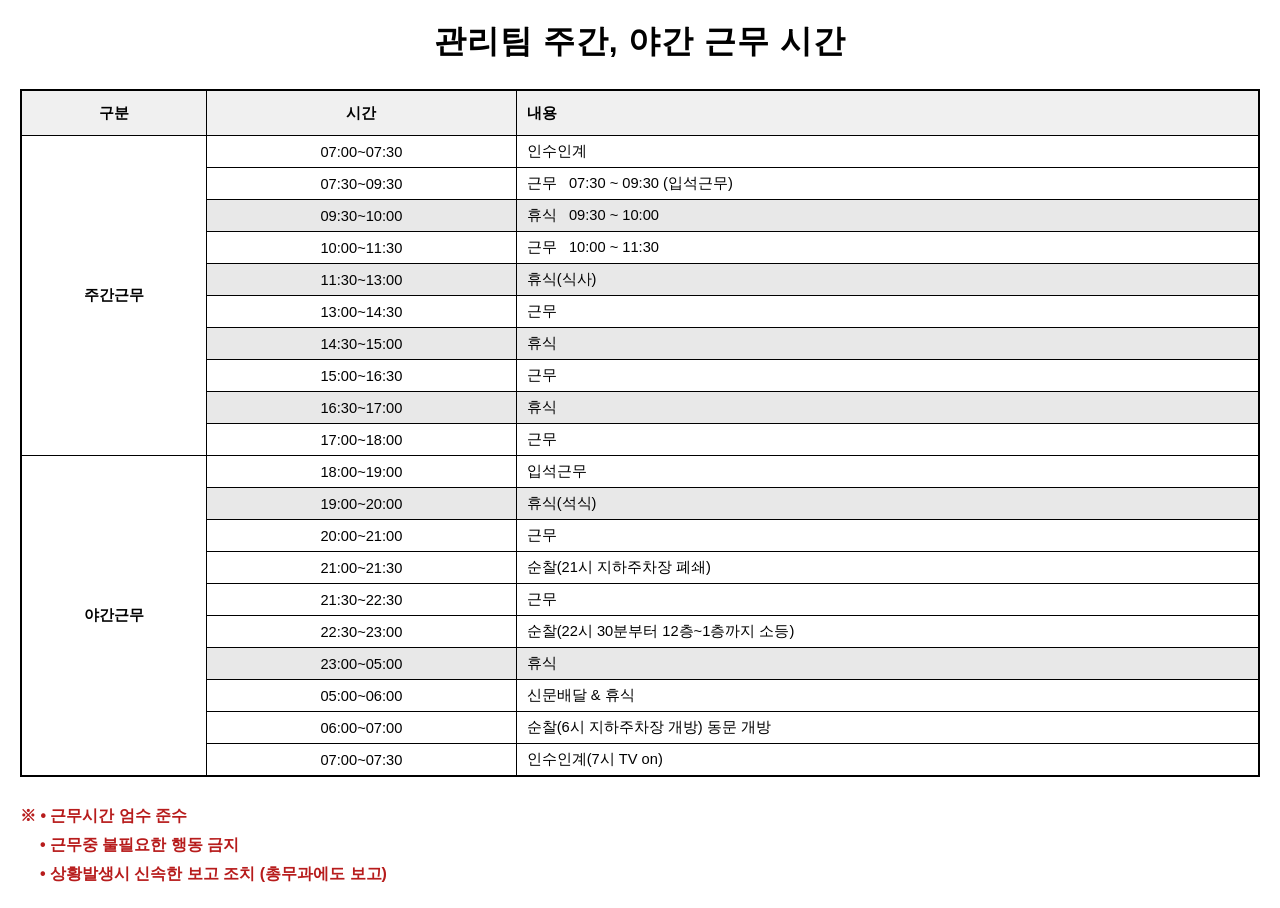
<file: 관리팀_주간_야간_근무시간.html>
<!DOCTYPE html>
<html lang="ko">
<head>
    <meta charset="UTF-8">
    <meta name="viewport" content="width=device-width, initial-scale=1.0">
    <title>관리팀 주간, 야간 근무 시간</title>
    <style>
        /* A4 규격 및 인쇄용 기본 설정 */
        @page {
            size: A4;
            margin: 20mm 15mm 20mm 15mm;
        }

        body {
            font-family: 'Malgun Gothic', '맑은 고딕', sans-serif;
            color: #000000;
            margin: 0;
            padding: 20px;
            background-color: #ffffff;
        }

        /* 문서 제목 스타일 */
        .title {
            text-align: center;
            font-size: 24pt;
            font-weight: bold;
            margin-bottom: 25px;
            letter-spacing: 1px;
        }

        /* 근무 시간 표 스타일 */
        table {
            width: 100%;
            border-collapse: collapse;
            border: 2px solid #000000;
            margin-bottom: 25px;
        }

        th, td {
            border: 1px solid #000000;
            padding: 6px 10px;
            font-size: 11pt;
            vertical-align: middle;
        }

        /* 헤더 스타일 */
        th {
            background-color: #f0f0f0;
            font-weight: bold;
            text-align: center;
            height: 32px;
        }

        /* 구분 열 (주간근무, 야간근무) */
        .category {
            text-align: center;
            font-weight: bold;
            width: 15%;
        }

        /* 시간 열 */
        .time-col {
            text-align: center;
            width: 25%;
            white-space: nowrap;
        }

        /* 내용 열 */
        .content-col {
            text-align: left;
            width: 60%;
        }

        /* 휴식 구간 배경색 음영 처리 (이미지 서식 반영) */
        .rest-row {
            background-color: #e8e8e8;
        }

        /* 하단 유의사항 스타일 */
        .notice-container {
            margin-top: 20px;
            font-size: 12pt;
            font-weight: bold;
            color: #b71c1c; /* 붉은색 강조 */
            line-height: 1.8;
        }

        .notice-item {
            margin-left: 20px;
        }
    </style>
</head>
<body>

    <!-- 문서 제목 -->
    <div class="title">관리팀 주간, 야간 근무 시간</div>

    <!-- 근무시간 표 -->
    <table>
        <thead>
            <tr>
                <th class="category">구분</th>
                <th class="time-col">시간</th>
                <th class="content-col">내용</th>
            </tr>
        </thead>
        <tbody>
            <!-- [주간근무] (10개 행) -->
            <tr>
                <td class="category" rowspan="10">주간근무</td>
                <td class="time-col">07:00~07:30</td>
                <td class="content-col">인수인계</td>
            </tr>
            <tr>
                <td class="time-col">07:30~09:30</td>
                <td class="content-col">근무 &nbsp;&nbsp;07:30 ~ 09:30 (입석근무)</td>
            </tr>
            <tr class="rest-row">
                <td class="time-col">09:30~10:00</td>
                <td class="content-col">휴식 &nbsp;&nbsp;09:30 ~ 10:00</td>
            </tr>
            <tr>
                <td class="time-col">10:00~11:30</td>
                <td class="content-col">근무 &nbsp;&nbsp;10:00 ~ 11:30</td>
            </tr>
            <tr class="rest-row">
                <td class="time-col">11:30~13:00</td>
                <td class="content-col">휴식(식사)</td>
            </tr>
            <tr>
                <td class="time-col">13:00~14:30</td>
                <td class="content-col">근무</td>
            </tr>
            <tr class="rest-row">
                <td class="time-col">14:30~15:00</td>
                <td class="content-col">휴식</td>
            </tr>
            <tr>
                <td class="time-col">15:00~16:30</td>
                <td class="content-col">근무</td>
            </tr>
            <tr class="rest-row">
                <td class="time-col">16:30~17:00</td>
                <td class="content-col">휴식</td>
            </tr>
            <tr>
                <td class="time-col">17:00~18:00</td>
                <td class="content-col">근무</td>
            </tr>

            <!-- [야간근무] (10개 행) -->
            <tr>
                <td class="category" rowspan="10">야간근무</td>
                <td class="time-col">18:00~19:00</td>
                <td class="content-col">입석근무</td>
            </tr>
            <tr class="rest-row">
                <td class="time-col">19:00~20:00</td>
                <td class="content-col">휴식(석식)</td>
            </tr>
            <tr>
                <td class="time-col">20:00~21:00</td>
                <td class="content-col">근무</td>
            </tr>
            <tr>
                <td class="time-col">21:00~21:30</td>
                <td class="content-col">순찰(21시 지하주차장 폐쇄)</td>
            </tr>
            <tr>
                <td class="time-col">21:30~22:30</td>
                <td class="content-col">근무</td>
            </tr>
            <tr>
                <td class="time-col">22:30~23:00</td>
                <td class="content-col">순찰(22시 30분부터 12층~1층까지 소등)</td>
            </tr>
            <tr class="rest-row">
                <td class="time-col">23:00~05:00</td>
                <td class="content-col">휴식</td>
            </tr>
            <tr>
                <td class="time-col">05:00~06:00</td>
                <td class="content-col">신문배달 &amp; 휴식</td>
            </tr>
            <tr>
                <td class="time-col">06:00~07:00</td>
                <td class="content-col">순찰(6시 지하주차장 개방) 동문 개방</td>
            </tr>
            <tr>
                <td class="time-col">07:00~07:30</td>
                <td class="content-col">인수인계(7시 TV on)</td>
            </tr>
        </tbody>
    </table>

    <!-- 하단 유의사항 -->
    <div class="notice-container">
        <div>※ • 근무시간 엄수 준수</div>
        <div class="notice-item">• 근무중 불필요한 행동 금지</div>
        <div class="notice-item">• 상황발생시 신속한 보고 조치 (총무과에도 보고)</div>
    </div>

</body>
</html>
</file>
